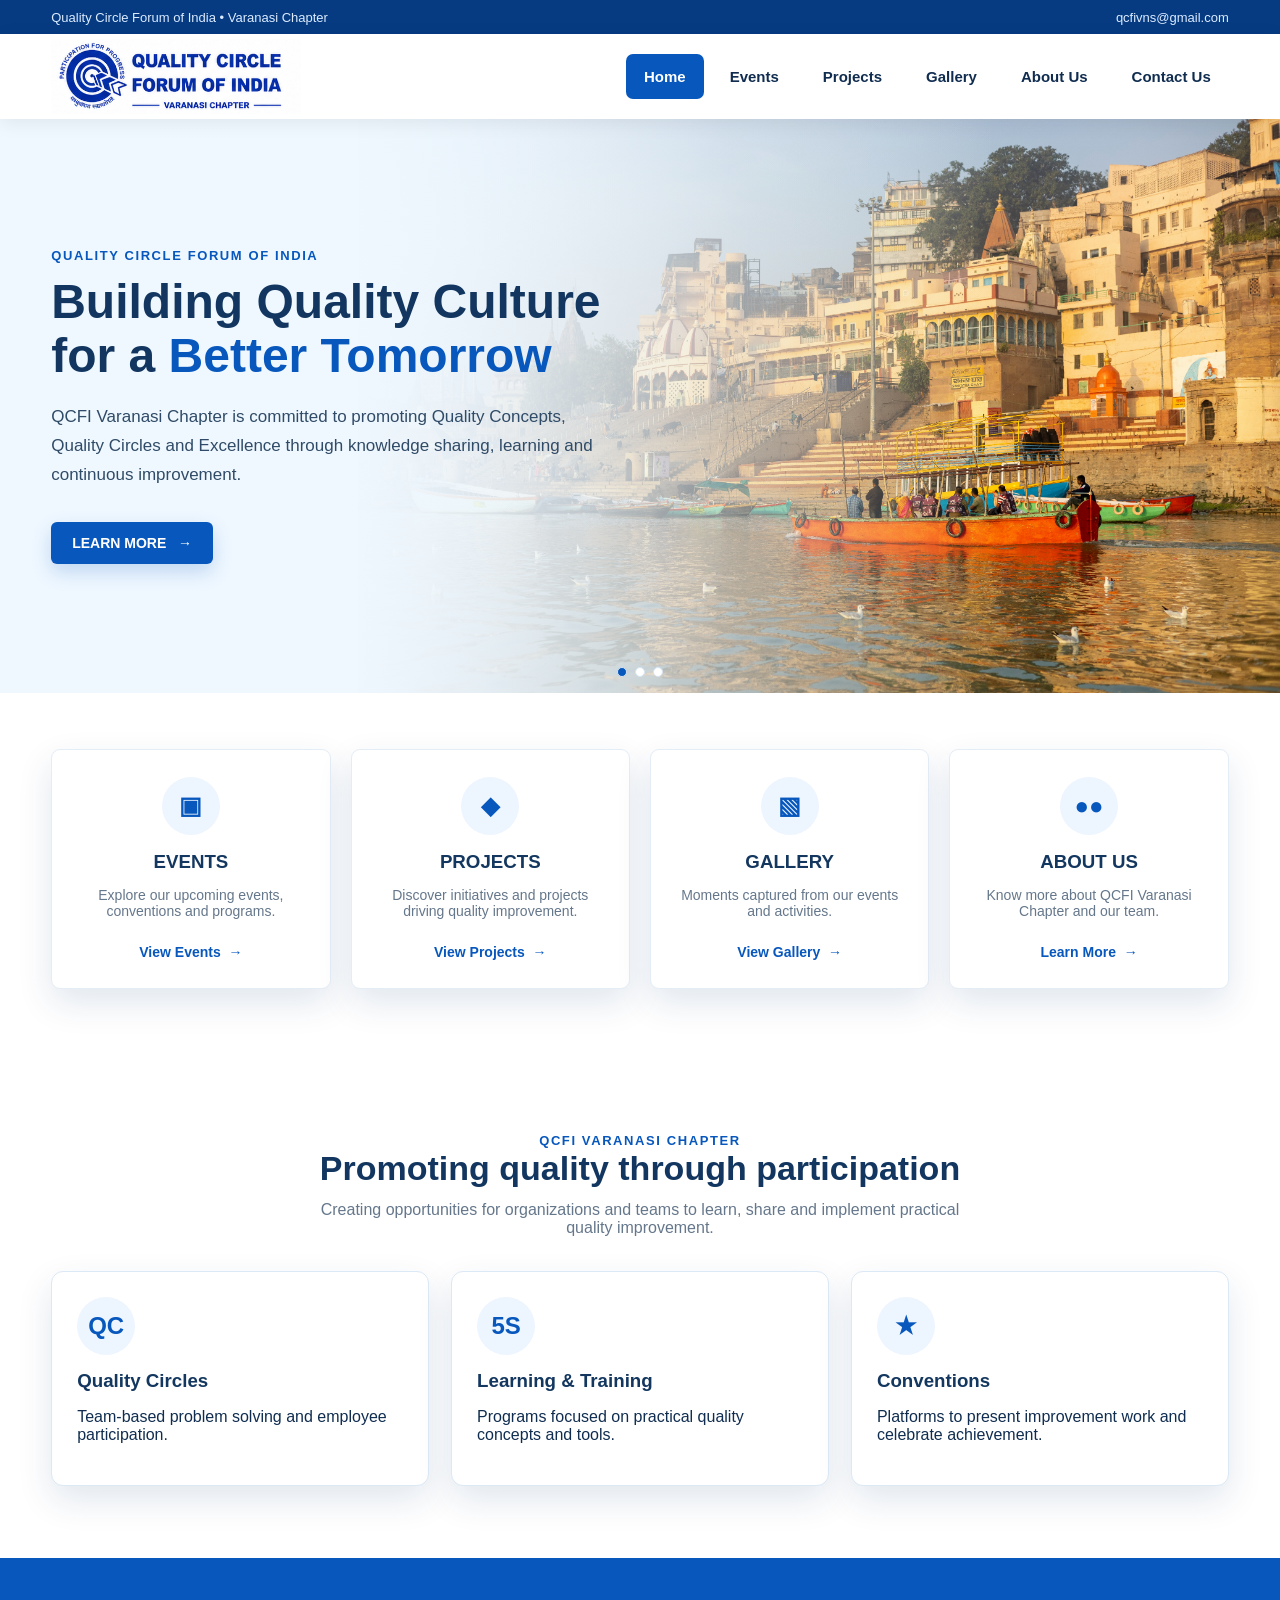
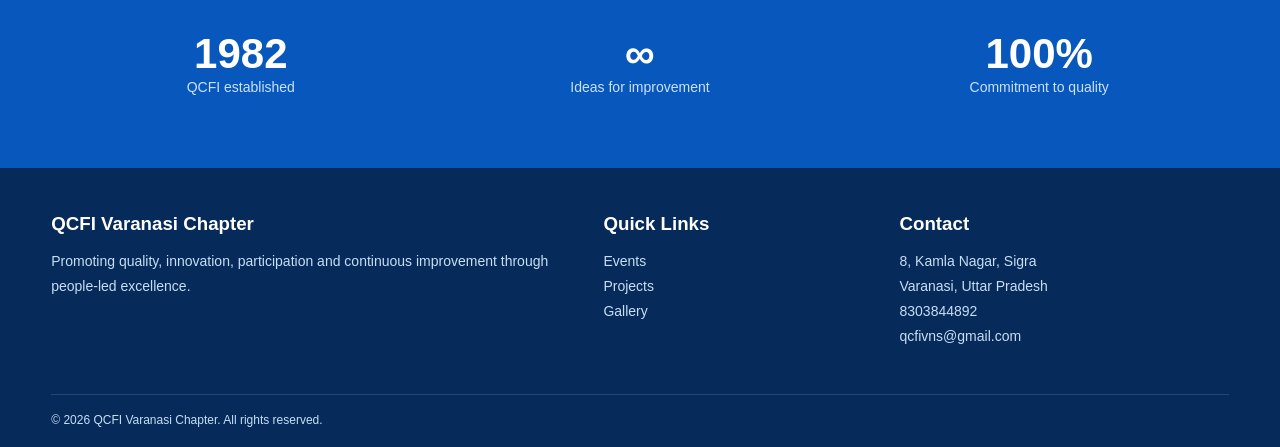
<file: index.html>
<!doctype html><html lang="en"><head><meta charset="utf-8"><meta name="viewport" content="width=device-width,initial-scale=1"><title>QCFI Varanasi Chapter | Home</title><meta name="description" content="Quality Circle Forum of India - Varanasi Chapter"><link rel="stylesheet" href="style.css"></head><body>
<div class="top"><div class="wrap"><span>Quality Circle Forum of India • Varanasi Chapter</span><span>qcfivns@gmail.com</span></div></div>
<header><div class="wrap nav"><a href="index.html"><img class="logo" src="assets/qcfi-varanasi-logo.png" alt="Quality Circle Forum of India - Varanasi Chapter"></a><button class="menu" aria-label="Open navigation">☰</button><nav class="links"><a class="active" href="index.html">Home</a><a class="" href="events.html">Events</a><a class="" href="projects.html">Projects</a><a class="" href="gallery.html">Gallery</a><a class="" href="about.html">About Us</a><a class="" href="contact.html">Contact Us</a></nav></div></header>
<main>
<section class="hero">
<div class="hero-slides" aria-label="Hero image slider">
<img class="hero-slide active" src="assets/hero-1.jpg" alt="Varanasi Ghat">
<img class="hero-slide" src="assets/hero-2.webp" alt="Varanasi cityscape">
<img class="hero-slide" src="assets/hero-3.jpeg" alt="Varanasi heritage view">
</div>
<div class="wrap"><div class="hero-copy"><div class="eyebrow">Quality Circle Forum of India</div><h1>Building Quality Culture<br>for a <span>Better Tomorrow</span></h1><p>QCFI Varanasi Chapter is committed to promoting Quality Concepts, Quality Circles and Excellence through knowledge sharing, learning and continuous improvement.</p><a class="btn primary" href="about.html">LEARN MORE &nbsp; →</a></div></div></section>
<div class="dots" aria-label="Hero slide controls"><i class="active" data-slide="0"></i><i data-slide="1"></i><i data-slide="2"></i></div>
<section class="quick"><div class="wrap"><div class="quick-grid">
<a class="quick-card" href="events.html"><div class="quick-icon">▣</div><h3>EVENTS</h3><p>Explore our upcoming events, conventions and programs.</p><span class="arrow">View Events &nbsp;→</span></a>
<a class="quick-card" href="projects.html"><div class="quick-icon">◆</div><h3>PROJECTS</h3><p>Discover initiatives and projects driving quality improvement.</p><span class="arrow">View Projects &nbsp;→</span></a>
<a class="quick-card" href="gallery.html"><div class="quick-icon">▧</div><h3>GALLERY</h3><p>Moments captured from our events and activities.</p><span class="arrow">View Gallery &nbsp;→</span></a>
<a class="quick-card" href="about.html"><div class="quick-icon">●●</div><h3>ABOUT US</h3><p>Know more about QCFI Varanasi Chapter and our team.</p><span class="arrow">Learn More &nbsp;→</span></a>
</div></div></section>
<section><div class="wrap"><div class="section-title"><div class="eyebrow">QCFI Varanasi Chapter</div><h2>Promoting quality through participation</h2><p>Creating opportunities for organizations and teams to learn, share and implement practical quality improvement.</p></div><div class="cards">
<div class="card"><div class="quick-icon" style="margin:0 0 15px">QC</div><h3>Quality Circles</h3><p class="muted">Team-based problem solving and employee participation.</p></div>
<div class="card"><div class="quick-icon" style="margin:0 0 15px">5S</div><h3>Learning & Training</h3><p class="muted">Programs focused on practical quality concepts and tools.</p></div>
<div class="card"><div class="quick-icon" style="margin:0 0 15px">★</div><h3>Conventions</h3><p class="muted">Platforms to present improvement work and celebrate achievement.</p></div>
</div></div></section>
<section class="blue-band"><div class="wrap"><div class="stats"><div><strong>1982</strong><span>QCFI established</span></div><div><strong>∞</strong><span>Ideas for improvement</span></div><div><strong>100%</strong><span>Commitment to quality</span></div></div></div></section>
</main>
<footer><div class="wrap"><div class="foot"><div><h3>QCFI Varanasi Chapter</h3><p>Promoting quality, innovation, participation and continuous improvement through people-led excellence.</p></div><div><h3>Quick Links</h3><p><a href="events.html">Events</a><br><a href="projects.html">Projects</a><br><a href="gallery.html">Gallery</a></p></div><div><h3>Contact</h3><p>8, Kamla Nagar, Sigra<br>Varanasi, Uttar Pradesh<br>8303844892<br>qcfivns@gmail.com</p></div></div><div class="copy">© 2026 QCFI Varanasi Chapter. All rights reserved.</div></div></footer><script src="script.js"></script></body></html>
</file>
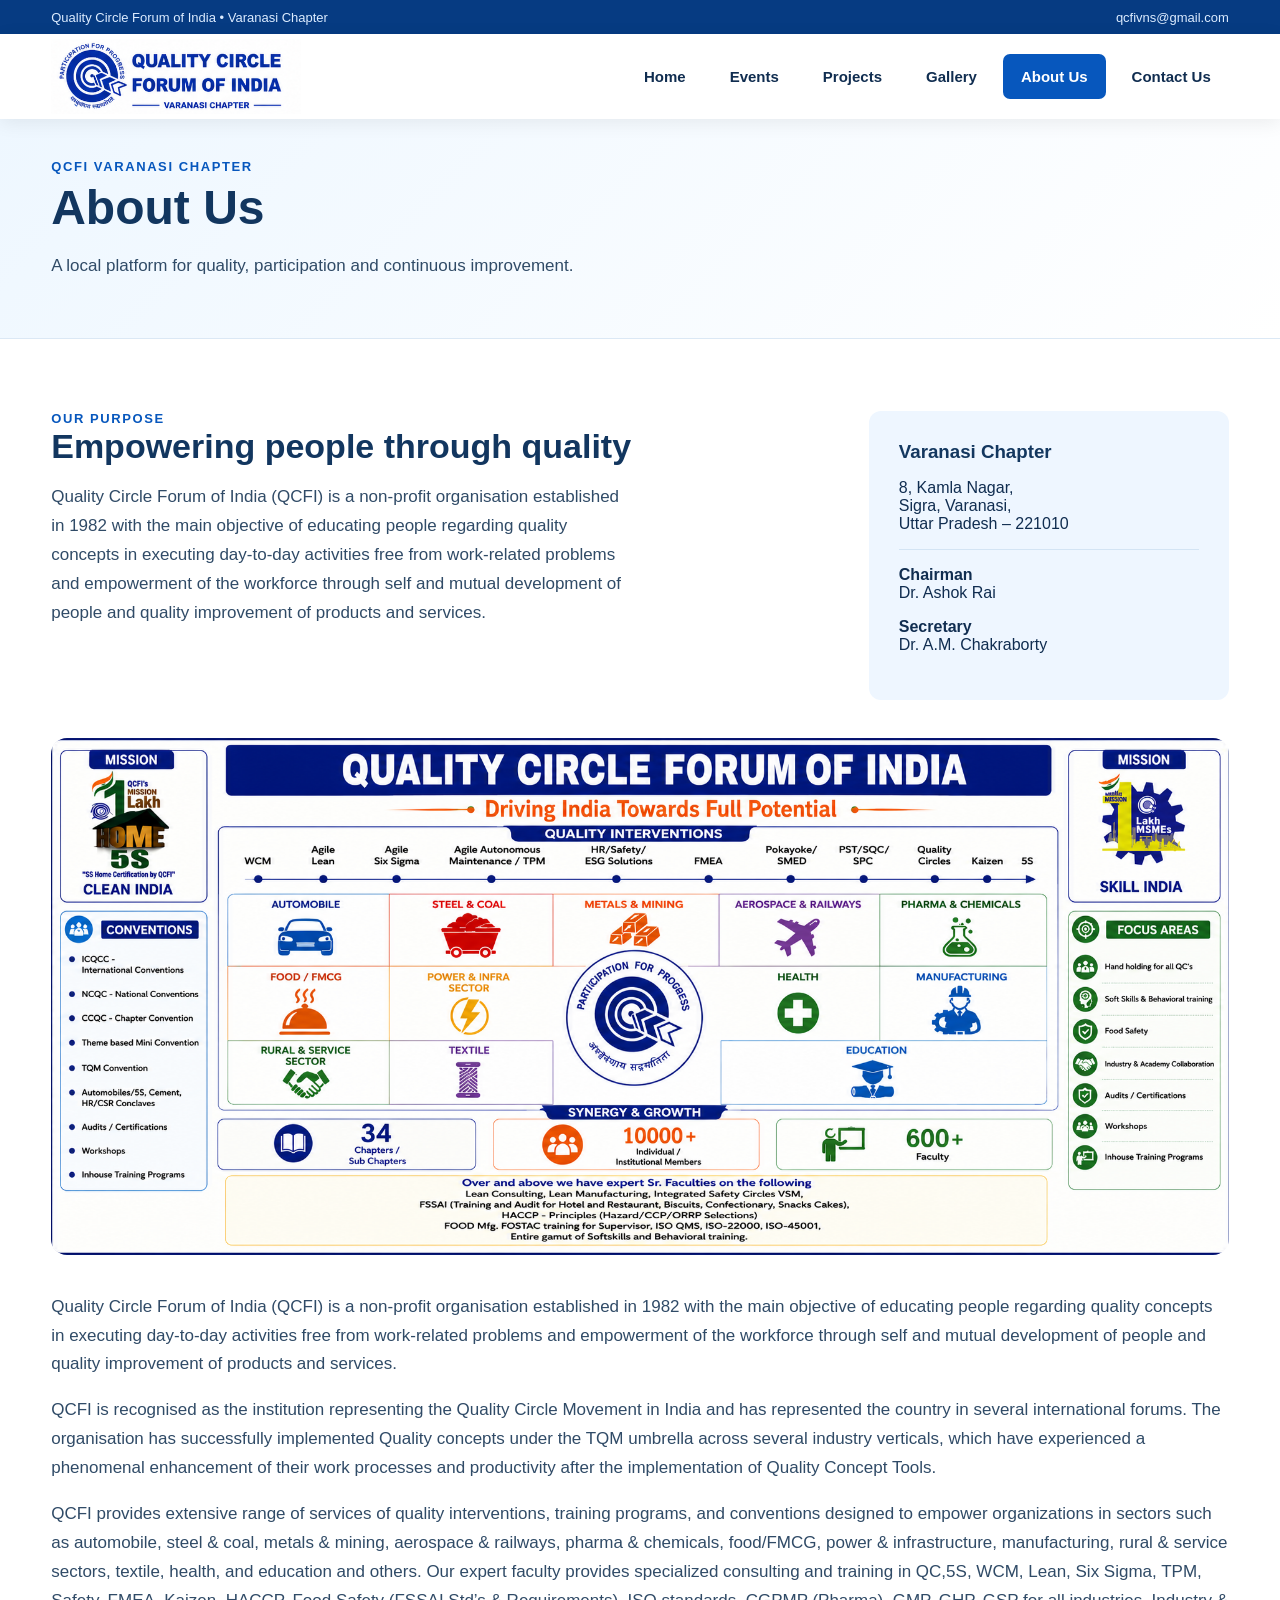
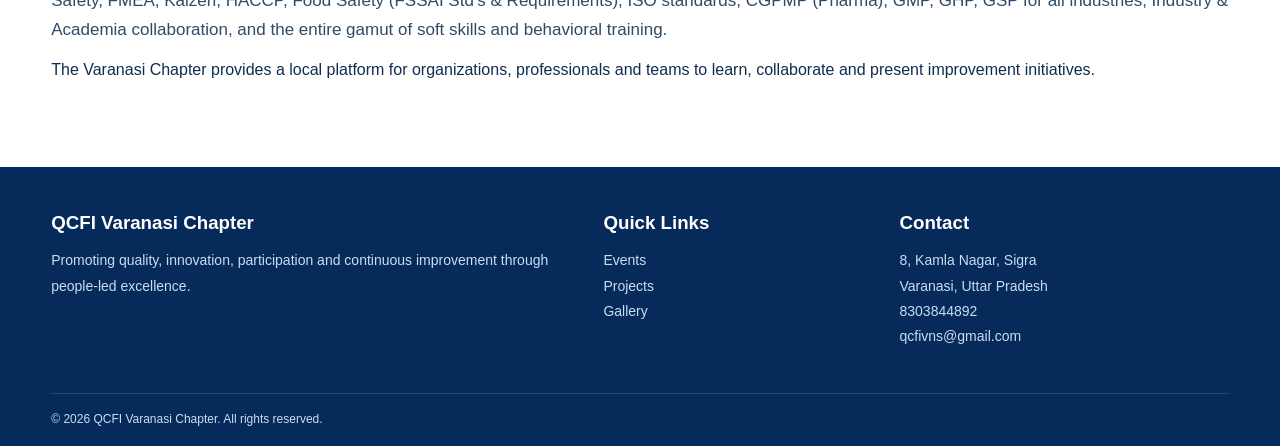
<file: about.html>
<!doctype html><html lang="en"><head><meta charset="utf-8"><meta name="viewport" content="width=device-width,initial-scale=1"><title>QCFI Varanasi Chapter | About Us</title><meta name="description" content="Quality Circle Forum of India - Varanasi Chapter"><link rel="stylesheet" href="style.css"><style>
.about-section .about-top-row{display:grid !important;grid-template-columns:minmax(0,1fr) 360px !important;gap:45px !important;align-items:start !important;width:100% !important}
.about-section .about-title-block{min-width:0 !important}
.about-section .about-title-block h2{margin-top:0 !important}
.about-section .about-info-box{width:100% !important;box-sizing:border-box !important}
.about-section .about-text-full{display:block !important;width:100% !important;max-width:none !important;margin-top:38px !important}
.about-section .about-text-full p.lead,.about-section .about-text-full p.muted{display:block !important;width:100% !important;max-width:none !important}
@media(max-width:900px){.about-section .about-top-row{grid-template-columns:1fr !important}.about-section .about-text-full{margin-top:28px !important}}
</style><style>
.about-image-section{
  width:100%;
  margin:38px 0 0;
}
.about-main-image{
  display:block;
  width:100%;
  height:517px;
  object-fit:cover;
  border-radius:16px;
}
@media(max-width:900px){
  .about-main-image{
    height:260px;
  }
}
</style></head><body>
<div class="top"><div class="wrap"><span>Quality Circle Forum of India • Varanasi Chapter</span><span>qcfivns@gmail.com</span></div></div>
<header><div class="wrap nav"><a href="index.html"><img class="logo" src="assets/qcfi-varanasi-logo.png" alt="Quality Circle Forum of India - Varanasi Chapter"></a><button class="menu" aria-label="Open navigation">☰</button><nav class="links"><a class="" href="index.html">Home</a><a class="" href="events.html">Events</a><a class="" href="projects.html">Projects</a><a class="" href="gallery.html">Gallery</a><a class="active" href="about.html">About Us</a><a class="" href="contact.html">Contact Us</a></nav></div></header>
<main>
<div class="page-head"><div class="wrap"><div class="eyebrow">QCFI Varanasi Chapter</div><h1>About Us</h1><p class="lead">A local platform for quality, participation and continuous improvement.</p></div></div>
<section class="about-section">
<div class="wrap">
  <div class="about-top-row">
    <div class="about-title-block">
      <div class="eyebrow">Our purpose</div>
      <h2>Empowering people through quality</h2>
	  <p class="lead">Quality Circle Forum of India (QCFI) is a non-profit organisation established in 1982 with the main objective of educating people regarding quality concepts in executing day-to-day activities free from work-related problems and empowerment of the workforce through self and mutual development of people and quality improvement of products and services.</p>
    </div>
    <div class="info-box about-info-box">
      <h3>Varanasi Chapter</h3>
      <p>8, Kamla Nagar,<br>Sigra, Varanasi,<br>Uttar Pradesh – 221010</p>
      <hr style="border:0;border-top:1px solid #d3e4f4">
      <p><b>Chairman</b><br>Dr. Ashok Rai</p>
      <p><b>Secretary</b><br>Dr. A.M. Chakraborty</p>
    </div>
  </div>

  <div class="about-image-section">
    <img src="assets/about.png" alt="QCFI Varanasi Chapter" class="about-main-image">
  </div>

  <div class="about-text-full">
    <p class="lead">Quality Circle Forum of India (QCFI) is a non-profit organisation established in 1982 with the main objective of educating people regarding quality concepts in executing day-to-day activities free from work-related problems and empowerment of the workforce through self and mutual development of people and quality improvement of products and services.</p>
    <p class="lead">QCFI is recognised as the institution representing the Quality Circle Movement in India and has represented the country in several international forums. The organisation has successfully implemented Quality concepts under the TQM umbrella across several industry verticals, which have experienced a phenomenal enhancement of their work processes and productivity after the implementation of Quality Concept Tools.</p>
    <p class="lead">QCFI provides extensive range of services of quality interventions, training programs, and conventions designed to empower organizations in sectors such as automobile, steel & coal, metals & mining, aerospace & railways, pharma & chemicals, food/FMCG, power & infrastructure, manufacturing, rural & service sectors, textile, health, and education and others. Our expert faculty provides specialized consulting and training in QC,5S, WCM, Lean, Six Sigma, TPM, Safety, FMEA, Kaizen, HACCP, Food Safety (FSSAI Std’s & Requirements), ISO standards, CGPMP (Pharma), GMP, GHP, GSP for all industries, Industry & Academia collaboration, and the entire gamut of soft skills and behavioral training.</p>
    <p class="muted">The Varanasi Chapter provides a local platform for organizations, professionals and teams to learn, collaborate and present improvement initiatives.</p>
  </div>
</div>
</section>
</main>
<footer><div class="wrap"><div class="foot"><div><h3>QCFI Varanasi Chapter</h3><p>Promoting quality, innovation, participation and continuous improvement through people-led excellence.</p></div><div><h3>Quick Links</h3><p><a href="events.html">Events</a><br><a href="projects.html">Projects</a><br><a href="gallery.html">Gallery</a></p></div><div><h3>Contact</h3><p>8, Kamla Nagar, Sigra<br>Varanasi, Uttar Pradesh<br>8303844892<br>qcfivns@gmail.com</p></div></div><div class="copy">© 2026 QCFI Varanasi Chapter. All rights reserved.</div></div></footer><script src="script.js"></script></body></html>
</file>
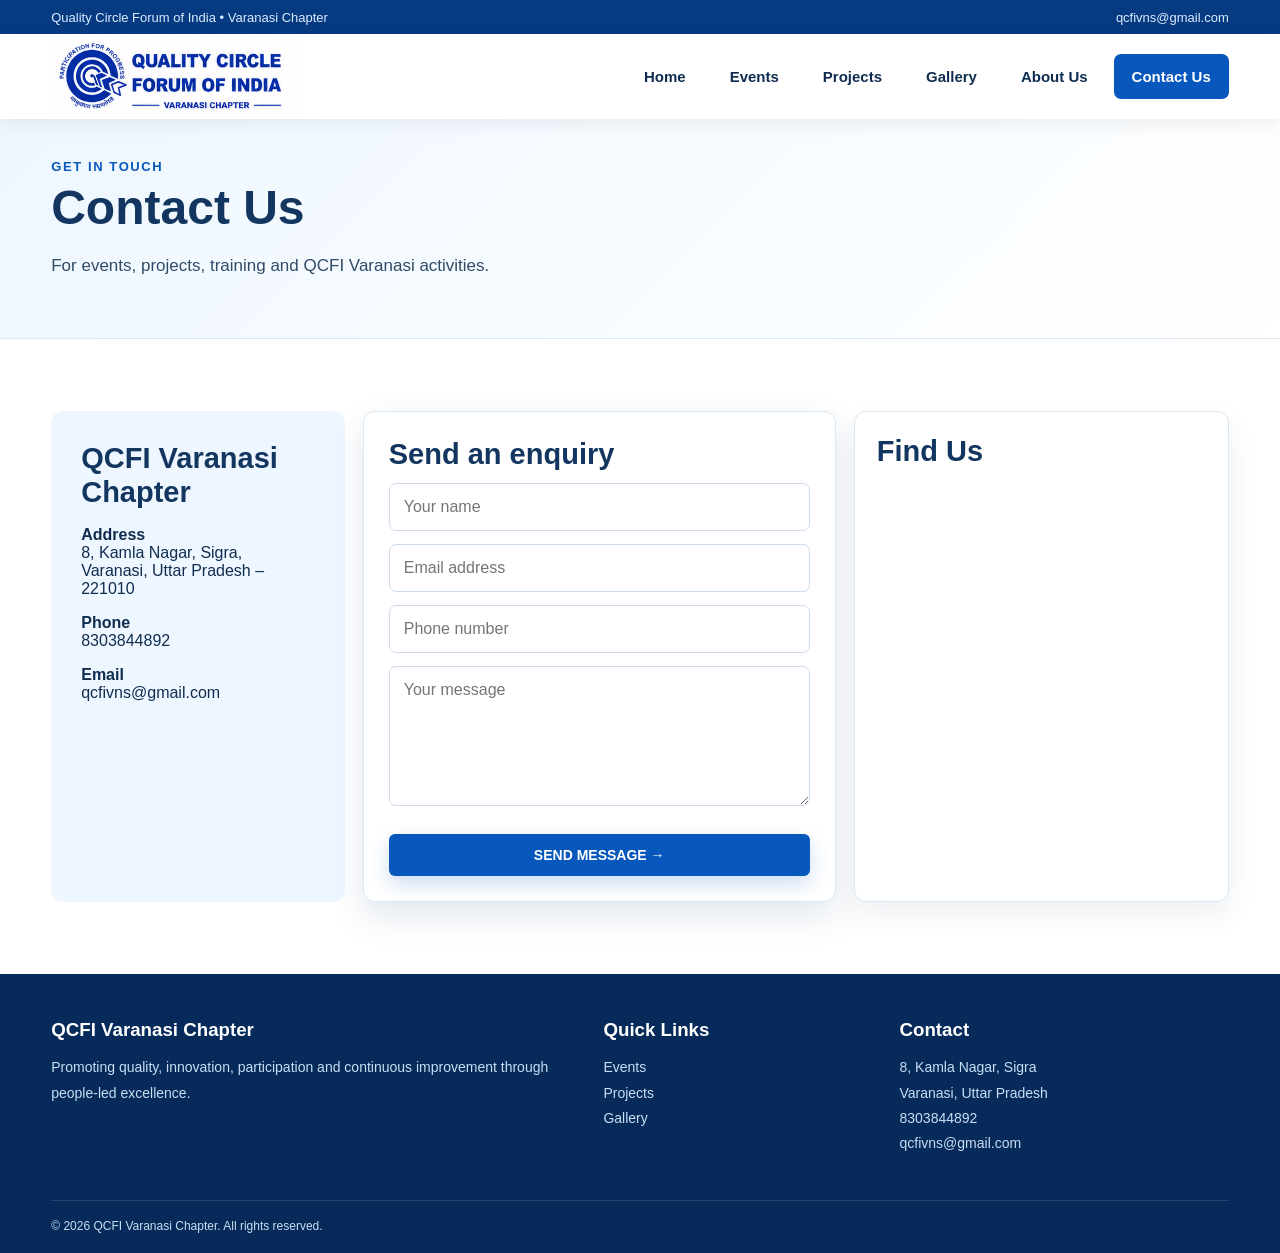
<file: contact.html>
<!doctype html><html lang="en"><head><meta charset="utf-8"><meta name="viewport" content="width=device-width,initial-scale=1"><title>QCFI Varanasi Chapter | Contact Us</title><meta name="description" content="Quality Circle Forum of India - Varanasi Chapter"><link rel="stylesheet" href="style.css"><style>
.contact-with-map{
  display:grid;
  grid-template-columns:0.9fr 1.45fr 1.15fr;
  gap:18px;
  align-items:stretch;
}
.contact-with-map > .info-box,
.contact-with-map > .card,
.contact-with-map > .map-card{
  box-sizing:border-box;
  min-width:0;
}
.map-card{
  background:#fff;
  border:1px solid #d9e6f4;
  border-radius:12px;
  padding:22px;
  box-sizing:border-box;
  box-shadow:0 12px 28px rgba(20,55,95,.08);
  overflow:hidden;
  min-width:0;
}
.map-card h2{
  margin-top:0;
  margin-bottom:18px;
}
.map-card iframe{
  display:block;
  width:100% !important;
  max-width:100% !important;
  height:320px !important;
  min-height:0 !important;
  border:0;
  border-radius:12px;
  box-sizing:border-box;
}
@media(max-width:1050px){
  .contact-with-map{
    grid-template-columns:1fr 1fr;
  }
  .map-card{
    grid-column:1 / -1;
  }
}
@media(max-width:700px){
  .contact-with-map{
    grid-template-columns:1fr;
  }
  .map-card{
    grid-column:auto;
  }
}
</style></head><body>
<div class="top"><div class="wrap"><span>Quality Circle Forum of India • Varanasi Chapter</span><span>qcfivns@gmail.com</span></div></div>
<header><div class="wrap nav"><a href="index.html"><img class="logo" src="assets/qcfi-varanasi-logo.png" alt="Quality Circle Forum of India - Varanasi Chapter"></a><button class="menu" aria-label="Open navigation">☰</button><nav class="links"><a class="" href="index.html">Home</a><a class="" href="events.html">Events</a><a class="" href="projects.html">Projects</a><a class="" href="gallery.html">Gallery</a><a class="" href="about.html">About Us</a><a class="active" href="contact.html">Contact Us</a></nav></div></header>
<main>
<div class="page-head"><div class="wrap"><div class="eyebrow">Get in touch</div><h1>Contact Us</h1><p class="lead">For events, projects, training and QCFI Varanasi activities.</p></div></div>
<section><div class="wrap"><div class="contact contact-with-map">
<div class="info-box">
<h2 style="font-size:29px">QCFI Varanasi Chapter</h2>
<p><b>Address</b><br>8, Kamla Nagar, Sigra,<br>Varanasi, Uttar Pradesh – 221010</p>
<p><b>Phone</b><br>8303844892</p>
<p><b>Email</b><br>qcfivns@gmail.com</p>
</div>
<div class="card">
<h2 style="font-size:29px">Send an enquiry</h2>
<form class="form">
<input required placeholder="Your name"><input required type="email" placeholder="Email address"><input placeholder="Phone number"><textarea required placeholder="Your message"></textarea><button class="btn primary" style="border:0;cursor:pointer" type="submit">SEND MESSAGE →</button>
</form>
</div>
<div class="map-card">
<h2 style="font-size:29px">Find Us</h2>
<iframe
src="https://www.google.com/maps?q=8%20Kamla%20Nagar%2C%20Sigra%2C%20Varanasi%2C%20Uttar%20Pradesh%20221010&output=embed"
width="100%" height="100%" style="border:0;min-height:360px;border-radius:12px" allowfullscreen="" loading="lazy" referrerpolicy="no-referrer-when-downgrade"></iframe>
</div>
</div></div></section>
</main>
<footer><div class="wrap"><div class="foot"><div><h3>QCFI Varanasi Chapter</h3><p>Promoting quality, innovation, participation and continuous improvement through people-led excellence.</p></div><div><h3>Quick Links</h3><p><a href="events.html">Events</a><br><a href="projects.html">Projects</a><br><a href="gallery.html">Gallery</a></p></div><div><h3>Contact</h3><p>8, Kamla Nagar, Sigra<br>Varanasi, Uttar Pradesh<br>8303844892<br>qcfivns@gmail.com</p></div></div><div class="copy">© 2026 QCFI Varanasi Chapter. All rights reserved.</div></div></footer><script src="script.js"></script></body></html>
</file>
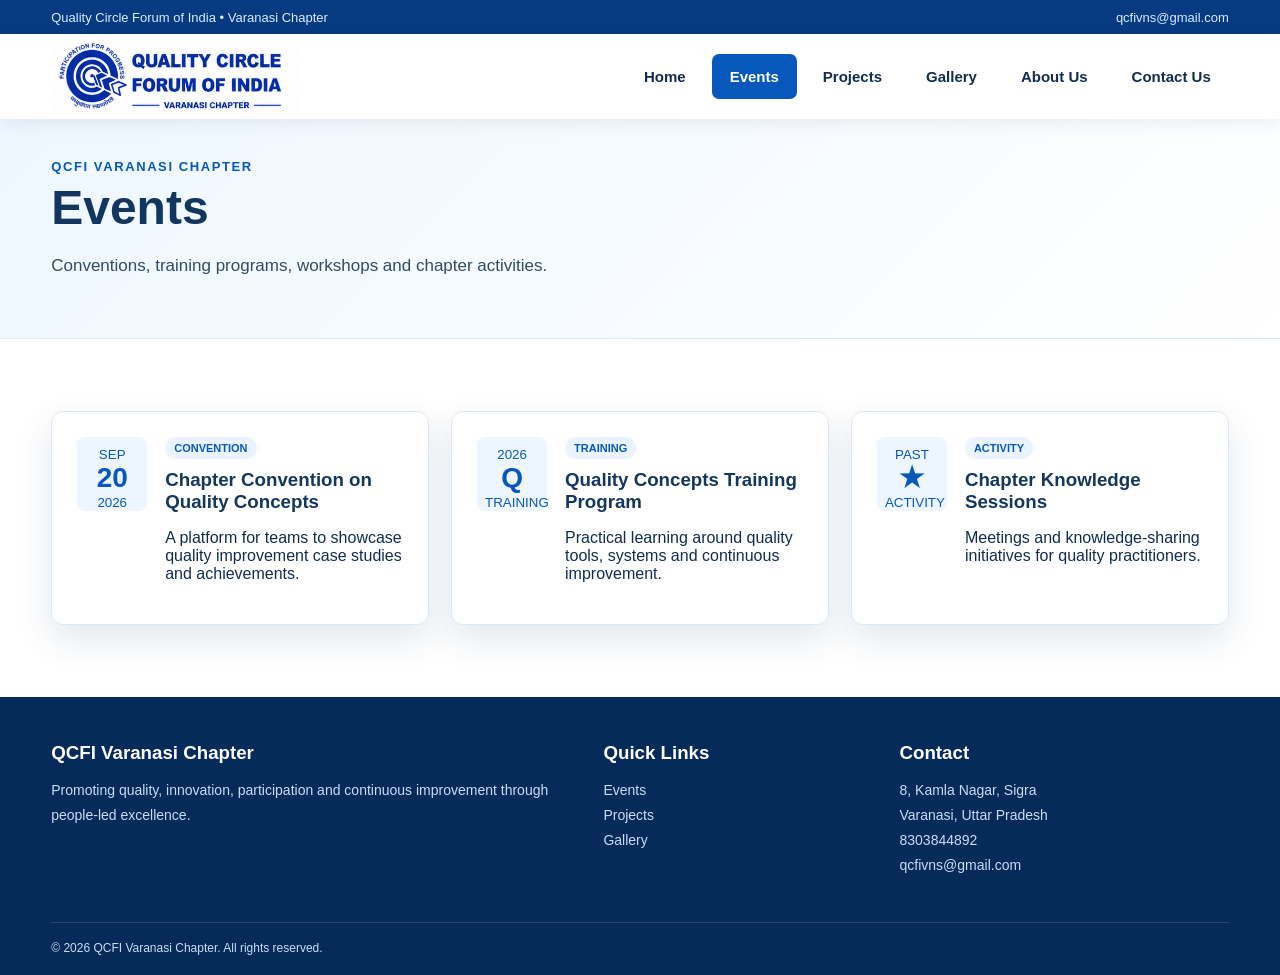
<file: events.html>
<!doctype html><html lang="en"><head><meta charset="utf-8"><meta name="viewport" content="width=device-width,initial-scale=1"><title>QCFI Varanasi Chapter | Events</title><meta name="description" content="Quality Circle Forum of India - Varanasi Chapter"><link rel="stylesheet" href="style.css"></head><body>
<div class="top"><div class="wrap"><span>Quality Circle Forum of India • Varanasi Chapter</span><span>qcfivns@gmail.com</span></div></div>
<header><div class="wrap nav"><a href="index.html"><img class="logo" src="assets/qcfi-varanasi-logo.png" alt="Quality Circle Forum of India - Varanasi Chapter"></a><button class="menu" aria-label="Open navigation">☰</button><nav class="links"><a class="" href="index.html">Home</a><a class="active" href="events.html">Events</a><a class="" href="projects.html">Projects</a><a class="" href="gallery.html">Gallery</a><a class="" href="about.html">About Us</a><a class="" href="contact.html">Contact Us</a></nav></div></header>
<main>
<div class="page-head"><div class="wrap"><div class="eyebrow">QCFI Varanasi Chapter</div><h1>Events</h1><p class="lead">Conventions, training programs, workshops and chapter activities.</p></div></div>
<section><div class="wrap"><div class="cards">
<div class="card event"><div class="date"><small>SEP</small><b>20</b><small>2026</small></div><div><span class="tag">CONVENTION</span><h3>Chapter Convention on Quality Concepts</h3><p class="muted">A platform for teams to showcase quality improvement case studies and achievements.</p></div></div>
<div class="card event"><div class="date"><small>2026</small><b>Q</b><small>TRAINING</small></div><div><span class="tag">TRAINING</span><h3>Quality Concepts Training Program</h3><p class="muted">Practical learning around quality tools, systems and continuous improvement.</p></div></div>
<div class="card event"><div class="date"><small>PAST</small><b>★</b><small>ACTIVITY</small></div><div><span class="tag">ACTIVITY</span><h3>Chapter Knowledge Sessions</h3><p class="muted">Meetings and knowledge-sharing initiatives for quality practitioners.</p></div></div>
</div></div></section>
</main>
<footer><div class="wrap"><div class="foot"><div><h3>QCFI Varanasi Chapter</h3><p>Promoting quality, innovation, participation and continuous improvement through people-led excellence.</p></div><div><h3>Quick Links</h3><p><a href="events.html">Events</a><br><a href="projects.html">Projects</a><br><a href="gallery.html">Gallery</a></p></div><div><h3>Contact</h3><p>8, Kamla Nagar, Sigra<br>Varanasi, Uttar Pradesh<br>8303844892<br>qcfivns@gmail.com</p></div></div><div class="copy">© 2026 QCFI Varanasi Chapter. All rights reserved.</div></div></footer><script src="script.js"></script></body></html>
</file>
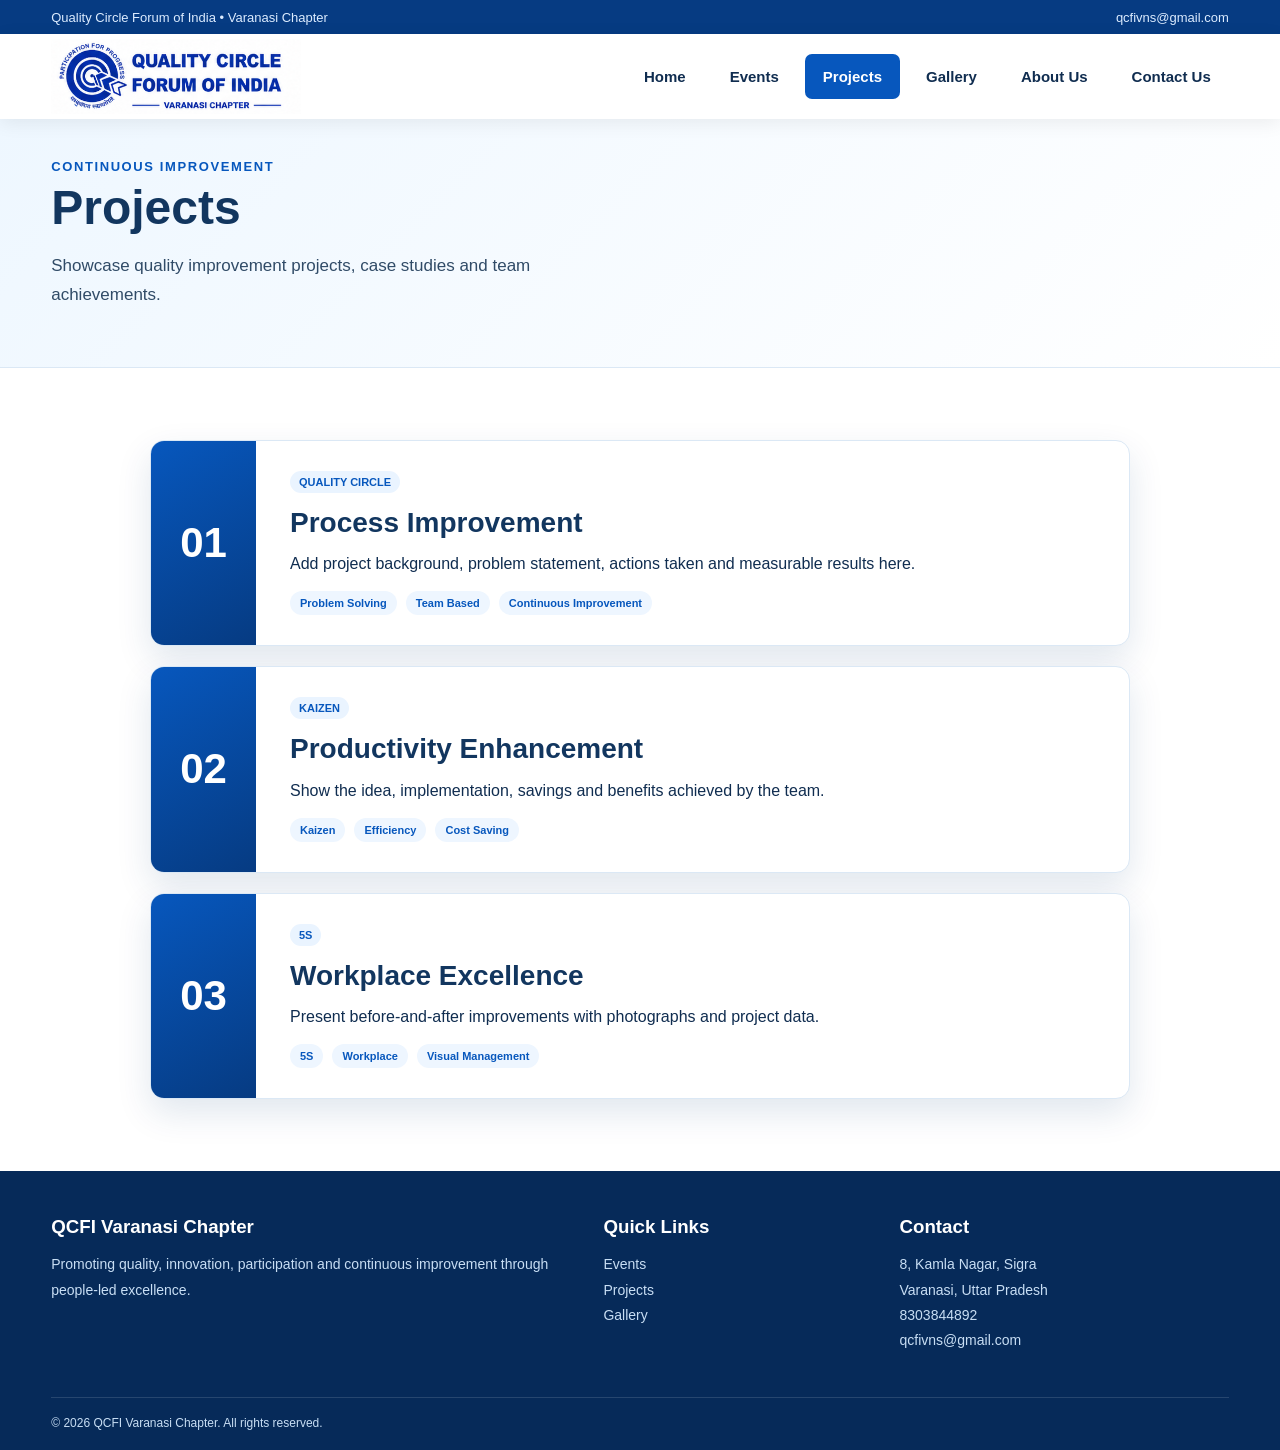
<file: projects.html>
<!doctype html><html lang="en"><head><meta charset="utf-8"><meta name="viewport" content="width=device-width,initial-scale=1"><title>QCFI Varanasi Chapter | Projects</title><meta name="description" content="Quality Circle Forum of India - Varanasi Chapter"><link rel="stylesheet" href="style.css"></head><body>
<div class="top"><div class="wrap"><span>Quality Circle Forum of India • Varanasi Chapter</span><span>qcfivns@gmail.com</span></div></div>
<header><div class="wrap nav"><a href="index.html"><img class="logo" src="assets/qcfi-varanasi-logo.png" alt="Quality Circle Forum of India - Varanasi Chapter"></a><button class="menu" aria-label="Open navigation">☰</button><nav class="links"><a class="" href="index.html">Home</a><a class="" href="events.html">Events</a><a class="active" href="projects.html">Projects</a><a class="" href="gallery.html">Gallery</a><a class="" href="about.html">About Us</a><a class="" href="contact.html">Contact Us</a></nav></div></header>
<main>
<div class="page-head"><div class="wrap"><div class="eyebrow">Continuous improvement</div><h1>Projects</h1><p class="lead">Showcase quality improvement projects, case studies and team achievements.</p></div></div>
<section><div class="wrap"><div class="project-list">
<div class="project-feature"><div class="project-number">01</div><div class="project-content"><span class="tag">QUALITY CIRCLE</span><h2>Process Improvement</h2><p class="muted">Add project background, problem statement, actions taken and measurable results here.</p><div class="project-meta"><span>Problem Solving</span><span>Team Based</span><span>Continuous Improvement</span></div></div></div>
<div class="project-feature"><div class="project-number">02</div><div class="project-content"><span class="tag">KAIZEN</span><h2>Productivity Enhancement</h2><p class="muted">Show the idea, implementation, savings and benefits achieved by the team.</p><div class="project-meta"><span>Kaizen</span><span>Efficiency</span><span>Cost Saving</span></div></div></div>
<div class="project-feature"><div class="project-number">03</div><div class="project-content"><span class="tag">5S</span><h2>Workplace Excellence</h2><p class="muted">Present before-and-after improvements with photographs and project data.</p><div class="project-meta"><span>5S</span><span>Workplace</span><span>Visual Management</span></div></div></div>
</div></div></section>
</main>
<footer><div class="wrap"><div class="foot"><div><h3>QCFI Varanasi Chapter</h3><p>Promoting quality, innovation, participation and continuous improvement through people-led excellence.</p></div><div><h3>Quick Links</h3><p><a href="events.html">Events</a><br><a href="projects.html">Projects</a><br><a href="gallery.html">Gallery</a></p></div><div><h3>Contact</h3><p>8, Kamla Nagar, Sigra<br>Varanasi, Uttar Pradesh<br>8303844892<br>qcfivns@gmail.com</p></div></div><div class="copy">© 2026 QCFI Varanasi Chapter. All rights reserved.</div></div></footer><script src="script.js"></script></body></html>
</file>
<file: style.css>
:root{--blue:#0757bd;--blue-dark:#063b82;--ink:#102d50;--muted:#65778b;--pale:#eef6ff;--line:#dbe8f5;--shadow:0 14px 35px rgba(7,57,115,.12)}
*{box-sizing:border-box}html{scroll-behavior:smooth}body{margin:0;font-family:Arial,Helvetica,sans-serif;color:var(--ink);background:#fff}a{text-decoration:none;color:inherit}.wrap{width:min(1180px,92%);margin:auto}
.top{background:#063b82;color:#dcecff;font-size:13px}.top .wrap{height:34px;display:flex;justify-content:space-between;align-items:center}
header{background:#fff;position:sticky;top:0;z-index:50;box-shadow:0 4px 18px rgba(0,0,0,.07)}.nav{min-height:85px;display:flex;align-items:center;justify-content:space-between;gap:30px}
.logo{width:250px;max-width:48vw;height:auto;display:block}.links{display:flex;align-items:center;gap:8px}.links a{font-size:15px;font-weight:700;padding:14px 18px;border-radius:7px}.links a:hover,.links a.active{background:var(--blue);color:white}
.menu{display:none;border:0;background:none;font-size:28px;color:var(--blue)}
.hero{position:relative;min-height:430px;background:#eaf4ff;overflow:hidden}.hero:after{content:"";position:absolute;inset:0;background:linear-gradient(90deg,rgba(239,248,255,.98) 0%,rgba(239,248,255,.90) 28%,rgba(239,248,255,.30) 57%,rgba(239,248,255,0) 78%)}.hero-slides{position:absolute;inset:0;overflow:hidden}.hero-slide{position:absolute;right:0;top:0;width:72%;height:100%;object-fit:cover;opacity:0;transition:opacity .65s ease}.hero-slide.active{opacity:1}.hero-slides:after{content:"";position:absolute;inset:0;background:linear-gradient(90deg,rgba(239,248,255,.98) 0%,rgba(239,248,255,.90) 28%,rgba(239,248,255,.30) 57%,rgba(239,248,255,0) 78%)}.hero .wrap{position:relative;z-index:2;min-height:430px;display:flex;align-items:center}.hero-copy{width:55%;padding:45px 0}.eyebrow{font-size:13px;letter-spacing:1.6px;text-transform:uppercase;font-weight:800;color:var(--blue)}h1{font-size:48px;line-height:1.12;margin:12px 0 20px;color:#12365f}h1 span{color:var(--blue)}h2{font-size:34px;line-height:1.2;margin:0 0 12px;color:#12365f}h3{margin:0 0 8px;color:#13375f}.hero p,.lead{font-size:17px;line-height:1.7;color:#304b67;max-width:570px}.btn{display:inline-block;margin-top:15px;padding:13px 21px;border-radius:6px;font-weight:800;font-size:14px}.primary{background:var(--blue);color:white;box-shadow:0 8px 20px rgba(7,87,189,.2)}.secondary{background:#fff;color:var(--blue);border:1px solid #c8ddef;margin-left:8px}
.dots{text-align:center;margin-top:-30px;position:relative;z-index:3}.dots i{display:inline-block;width:10px;height:10px;border-radius:50%;background:white;margin:4px;border:1px solid #d5e5f4;cursor:pointer}.dots i.active{background:var(--blue)}
.quick{position:relative;z-index:5;margin-top:-8px}.quick-grid{display:grid;grid-template-columns:repeat(4,1fr);gap:20px}.quick-card{background:#fff;border:1px solid #e4edf6;border-radius:9px;padding:27px 22px;text-align:center;box-shadow:var(--shadow)}.quick-icon{width:58px;height:58px;border-radius:50%;background:#edf5ff;color:var(--blue);display:grid;place-items:center;margin:0 auto 16px;font-size:24px;font-weight:900}.quick-card p{color:var(--muted);font-size:14px;min-height:42px}.arrow{color:var(--blue);font-weight:800;font-size:14px}
section{padding:72px 0}.section-title{text-align:center;margin-bottom:34px}.section-title p{color:var(--muted);max-width:650px;margin:10px auto}.blue-band{background:var(--blue);color:#fff}.blue-band h2,.blue-band h3{color:#fff}.blue-band p{color:#dcecff}.stats{display:grid;grid-template-columns:repeat(3,1fr);gap:20px;text-align:center}.stats strong{font-size:42px;display:block}.stats span{font-size:14px;color:#cce2fa}
.cards{display:grid;grid-template-columns:repeat(3,1fr);gap:22px}.card{border:1px solid var(--line);border-radius:12px;background:#fff;padding:25px;box-shadow:var(--shadow)}.tag{display:inline-block;background:#eaf4ff;color:var(--blue);font-size:11px;font-weight:800;padding:5px 9px;border-radius:20px;margin-bottom:10px}.event{display:flex;gap:18px}.date{width:70px;min-width:70px;height:74px;border-radius:8px;background:#edf5ff;color:var(--blue);text-align:center;padding:8px}.date b{display:block;font-size:28px;line-height:1.1}
.gallery{display:grid;grid-template-columns:repeat(3,1fr);gap:16px}.photo{height:215px;border-radius:10px;background:linear-gradient(135deg,#dcecff,#8dc6f8);display:grid;place-items:center;color:#0a5cbf;font-weight:800}
.page-head{padding:40px 0;background:linear-gradient(135deg,#eef7ff,#fff);border-bottom:1px solid var(--line)}.page-head h1{margin:7px 0}.two{display:grid;grid-template-columns:1.15fr .85fr;gap:45px;align-items:center}.info-box{background:var(--pale);border-radius:12px;padding:30px}.contact{display:grid;grid-template-columns:.8fr 1.2fr;gap:25px}.form{display:grid;gap:13px}.form input,.form textarea{width:100%;font:inherit;padding:14px;border:1px solid #cdddec;border-radius:7px}.form textarea{min-height:140px}.map{height:100%;min-height:310px;border-radius:12px;background:linear-gradient(135deg,#e8f4ff,#c9e4fb);display:grid;place-items:center;color:var(--blue);font-weight:800}
footer{background:#062a59;color:#c8def4;padding:45px 0 20px}.foot{display:grid;grid-template-columns:1.4fr .7fr .9fr;gap:40px}.foot h3{color:#fff}.foot p{font-size:14px;line-height:1.8}.copy{border-top:1px solid rgba(255,255,255,.13);padding-top:18px;margin-top:30px;font-size:12px}
@media(max-width:900px){.links{display:none}.menu{display:block}.links.open{display:flex;position:absolute;left:0;right:0;top:94px;background:#fff;flex-direction:column;align-items:stretch;padding:12px 4%;box-shadow:0 12px 22px rgba(0,0,0,.1)}.links.open a{padding:11px 12px}.logo{width:300px}.hero-slide{width:100%;opacity:0}.hero-slide.active{opacity:.35}.hero-copy{width:100%}.quick-grid,.cards,.gallery{grid-template-columns:repeat(2,1fr)}.two,.contact{grid-template-columns:1fr}.foot{grid-template-columns:1fr 1fr}}
@media(max-width:560px){.top .wrap{font-size:10px}.logo{width:260px;max-width:75vw}.nav{min-height:82px}.links.open{top:82px}h1{font-size:39px}h2{font-size:29px}.hero,.hero .wrap{min-height:480px}.quick-grid,.cards,.gallery,.stats{grid-template-columns:1fr}.quick{margin-top:20px}.secondary{margin-left:0}.foot{grid-template-columns:1fr}}

.photo img{width:100%;height:100%;object-fit:cover;display:block}

.project-list{display:grid;gap:20px;max-width:980px;margin:auto}
.project-feature{display:grid;grid-template-columns:105px 1fr;background:#fff;border:1px solid var(--line);border-radius:14px;overflow:hidden;box-shadow:var(--shadow);min-height:190px}
.project-number{background:linear-gradient(150deg,var(--blue),var(--blue-dark));color:#fff;font-size:42px;font-weight:800;display:flex;align-items:center;justify-content:center}
.project-content{padding:30px 34px}
.project-content h2{font-size:28px;margin:3px 0 8px}
.project-meta{display:flex;gap:9px;flex-wrap:wrap;margin-top:18px}
.project-meta span{font-size:11px;font-weight:800;color:var(--blue);background:var(--pale);padding:6px 10px;border-radius:20px}
@media(max-width:560px){.project-feature{grid-template-columns:70px 1fr}.project-number{font-size:30px}.project-content{padding:22px}.project-content h2{font-size:24px}}



/* Full Screen Image Viewer */
.lightbox {
    display: none;
    position: fixed;
    z-index: 9999;
    left: 0;
    top: 0;
    width: 100%;
    height: 100%;
    background: rgba(0, 0, 0, 0.92);
    align-items: center;
    justify-content: center;
    padding: 30px;
}

.lightbox img {
    max-width: 95%;
    max-height: 90%;
    object-fit: contain;
    border-radius: 5px;
}

.close {
    position: absolute;
    top: 20px;
    right: 35px;
    color: white;
    font-size: 45px;
    font-weight: 300;
    cursor: pointer;
    z-index: 10000;
}

.photo img {
    cursor: pointer;
}
</file>
